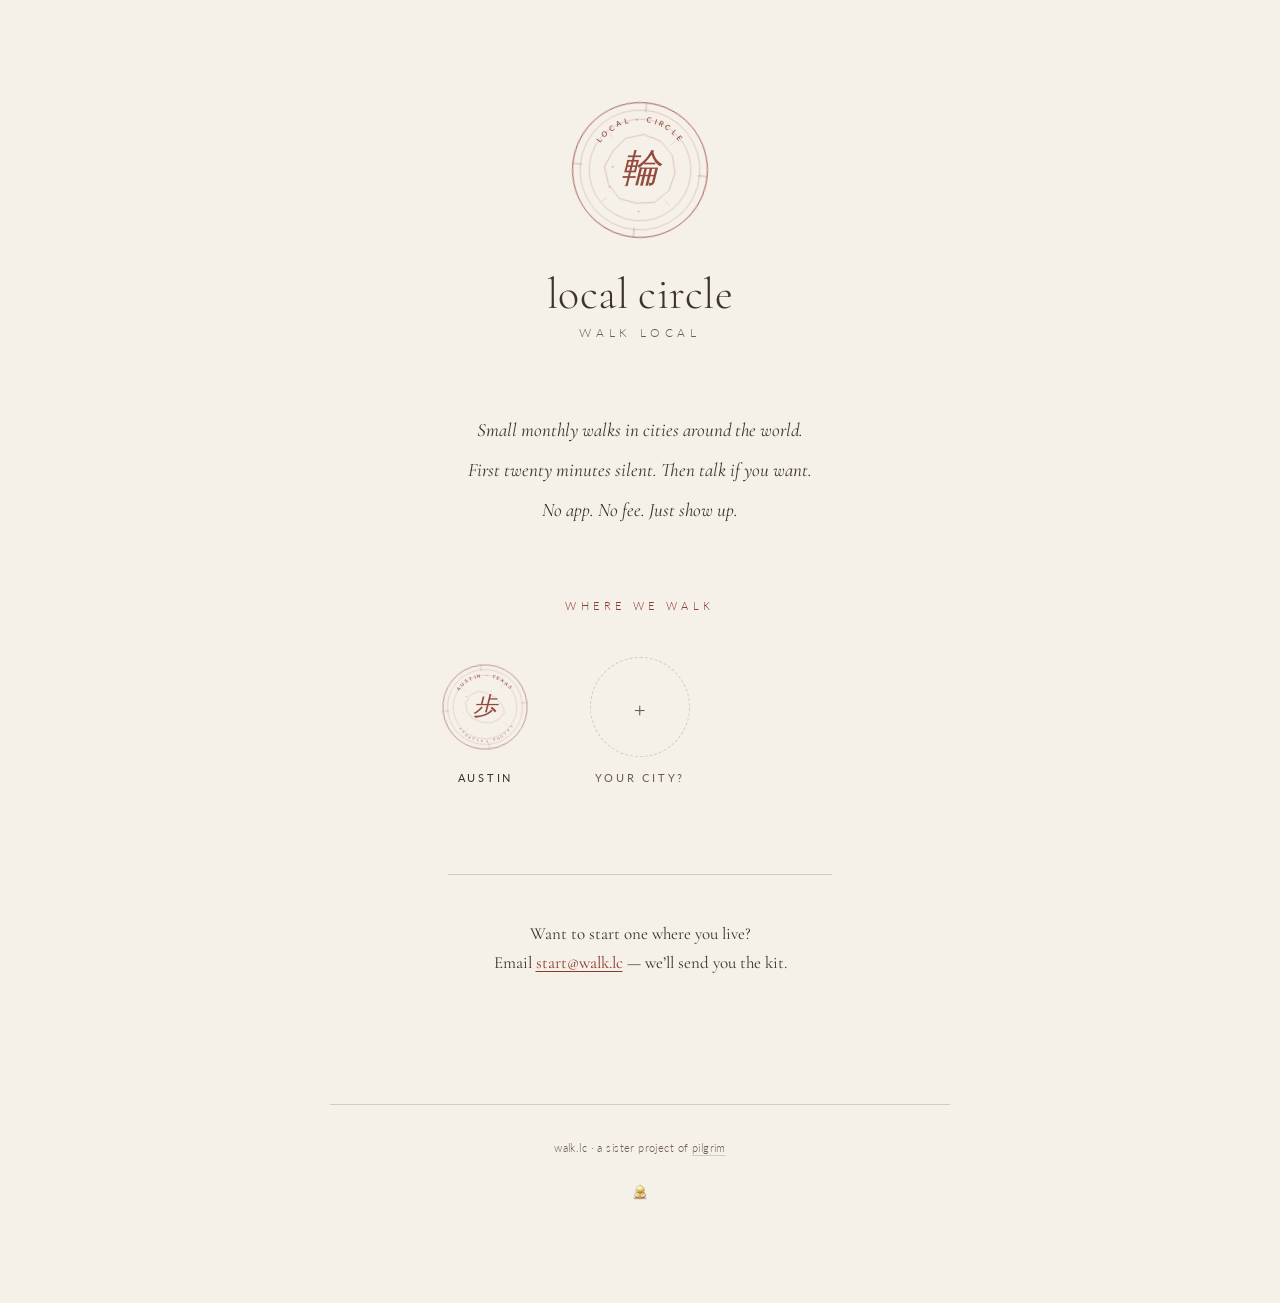
<file: index.html>
<!DOCTYPE html>
<html lang="en">
<head>
  <meta charset="UTF-8">
  <meta name="viewport" content="width=device-width, initial-scale=1.0">
  <title>Local Circle — small monthly walks</title>
  <meta name="description" content="Local Circle. Small monthly walks in cities around the world. First twenty minutes silent. Then talk if you want. No app. No fee. Just show up.">

  <link rel="canonical" href="https://walk.lc/">

  <meta property="og:title" content="Local Circle">
  <meta property="og:description" content="Small monthly walks in cities around the world. First twenty minutes silent. Then talk if you want. No app. No fee. Just show up.">
  <meta property="og:type" content="website">
  <meta property="og:url" content="https://walk.lc/">
  <meta property="og:site_name" content="Local Circle">
  <meta property="og:locale" content="en_US">
  <meta property="og:image" content="https://walk.lc/assets/og/walk-lc.png">
  <meta property="og:image:width" content="1200">
  <meta property="og:image:height" content="630">
  <meta property="og:image:alt" content="Local Circle — small monthly walks in cities around the world">

  <meta name="twitter:card" content="summary_large_image">
  <meta name="twitter:title" content="Local Circle">
  <meta name="twitter:description" content="Small monthly walks in cities around the world.">
  <meta name="twitter:image" content="https://walk.lc/assets/og/walk-lc.png">
  <meta name="twitter:image:alt" content="Local Circle — small monthly walks in cities around the world">

  <link rel="icon" href="/assets/favicon.svg" type="image/svg+xml">
  <link rel="icon" href="/assets/favicon-32.png" sizes="32x32" type="image/png">
  <link rel="icon" href="/assets/favicon-16.png" sizes="16x16" type="image/png">
  <link rel="apple-touch-icon" href="/assets/apple-touch-icon.png">

  <link rel="preconnect" href="https://fonts.googleapis.com">
  <link rel="preconnect" href="https://fonts.gstatic.com" crossorigin>
  <link href="https://fonts.googleapis.com/css2?family=Cormorant+Garamond:ital,wght@0,300;0,400;1,400&family=Lato:wght@300;400;600&display=swap" rel="stylesheet">

  <link rel="stylesheet" href="/css/site.css">

  <link rel="sitemap" type="application/xml" href="/sitemap.xml">

  <script type="application/ld+json">
  {
    "@context": "https://schema.org",
    "@type": "Organization",
    "name": "Local Circle",
    "alternateName": "Walk Local",
    "url": "https://walk.lc/",
    "logo": "https://walk.lc/assets/apple-touch-icon.png",
    "description": "Small monthly walks in cities around the world. First twenty minutes silent. Then talk if you want.",
    "sameAs": ["https://pilgrimapp.org"],
    "email": "start@walk.lc"
  }
  </script>

  <script defer src="https://analytics.walktalkmeditate.org/script.js" data-website-id="1ba0555d-f610-4cc4-bd1d-35c4b710ee3e"></script>
</head>
<body>

  <main>

    <header class="hero">
      <div class="hero-seal seal-master" data-seal="master" aria-hidden="true"></div>
      <h1>local circle</h1>
      <p class="tagline">walk local</p>
    </header>

    <section class="manifesto">
      <p>Small monthly walks in cities around the world.</p>
      <p>First twenty minutes silent. Then talk if you want.</p>
      <p>No app. No fee. Just show up.</p>
    </section>

    <p class="section-label">where we walk</p>

    <div class="city-grid" id="city-grid">
      <!-- City tiles rendered from #cities-data -->
      <div class="city-tile empty" aria-hidden="true">
        <div class="city-tile-seal">+</div>
        <div class="city-tile-name">Your city?</div>
      </div>
    </div>

    <p class="start-cta">
      Want to start one where you live?<br>
      Email <a href="mailto:start@walk.lc">start@walk.lc</a> &mdash; we&rsquo;ll send you the kit.
    </p>

  </main>

  <footer>
    <p>walk.lc &middot; a sister project of <a href="https://pilgrimapp.org">pilgrim</a></p>
    <a class="footer-duck" href="/rubberduck/" aria-label="a question cannot be asked unless there is already the potentiality of the answer">
      <img class="footer-duck-static" src="/assets/duck/duck-24.png" srcset="/assets/duck/duck-24.png 1x, /assets/duck/duck-48.png 2x" width="24" height="24" alt="">
      <img class="footer-duck-animated" src="/assets/duck/duck.gif" width="24" height="24" alt="" loading="lazy">
    </a>
  </footer>

  <script id="cities-data" type="application/json">
    [
      {
        "slug": "austin",
        "name": "Austin",
        "state": "Texas",
        "kanji": "歩",
        "lat": 30.27,
        "lng": -97.74,
        "loop": [
          [30.2728, -97.7506],
          [30.2716, -97.7475],
          [30.2691, -97.7437],
          [30.2658, -97.7414],
          [30.2625, -97.7407],
          [30.2599, -97.7430],
          [30.2585, -97.7470],
          [30.2592, -97.7510],
          [30.2613, -97.7547],
          [30.2647, -97.7569],
          [30.2683, -97.7570],
          [30.2715, -97.7548]
        ],
        "cadence": { "pattern": "second-saturday", "time": "08:00", "tz": "America/Chicago", "effectiveFrom": "2026-06-01" }
      }
    ]
  </script>

  <script src="/js/seal.js"></script>
  <script>
    // Render the homepage city tiles from #cities-data using the seal renderer.
    (function() {
      function ready(cb) {
        if (document.readyState === 'loading') {
          document.addEventListener('DOMContentLoaded', cb);
        } else {
          cb();
        }
      }
      ready(function() {
        var dataEl = document.getElementById('cities-data');
        var grid   = document.getElementById('city-grid');
        if (!dataEl || !grid || !window.LocalCircleSeal) return;

        var cities;
        try { cities = JSON.parse(dataEl.textContent); }
        catch (err) { console.error('[homepage] failed to parse cities-data:', err); return; }

        var emptyTile = grid.querySelector('.city-tile.empty');

        cities.forEach(function(city) {
          var tile = document.createElement('a');
          tile.className = 'city-tile';
          tile.href = '/' + city.slug + '/';

          var sealHolder = document.createElement('div');
          sealHolder.className = 'city-tile-seal';
          sealHolder.setAttribute('aria-hidden', 'true');
          tile.appendChild(sealHolder);

          var name = document.createElement('div');
          name.className = 'city-tile-name';
          name.textContent = city.name;
          tile.appendChild(name);

          grid.insertBefore(tile, emptyTile);
          window.LocalCircleSeal.renderCitySeal(sealHolder, city);
        });
      });
    })();
  </script>

</body>
</html>
</file>
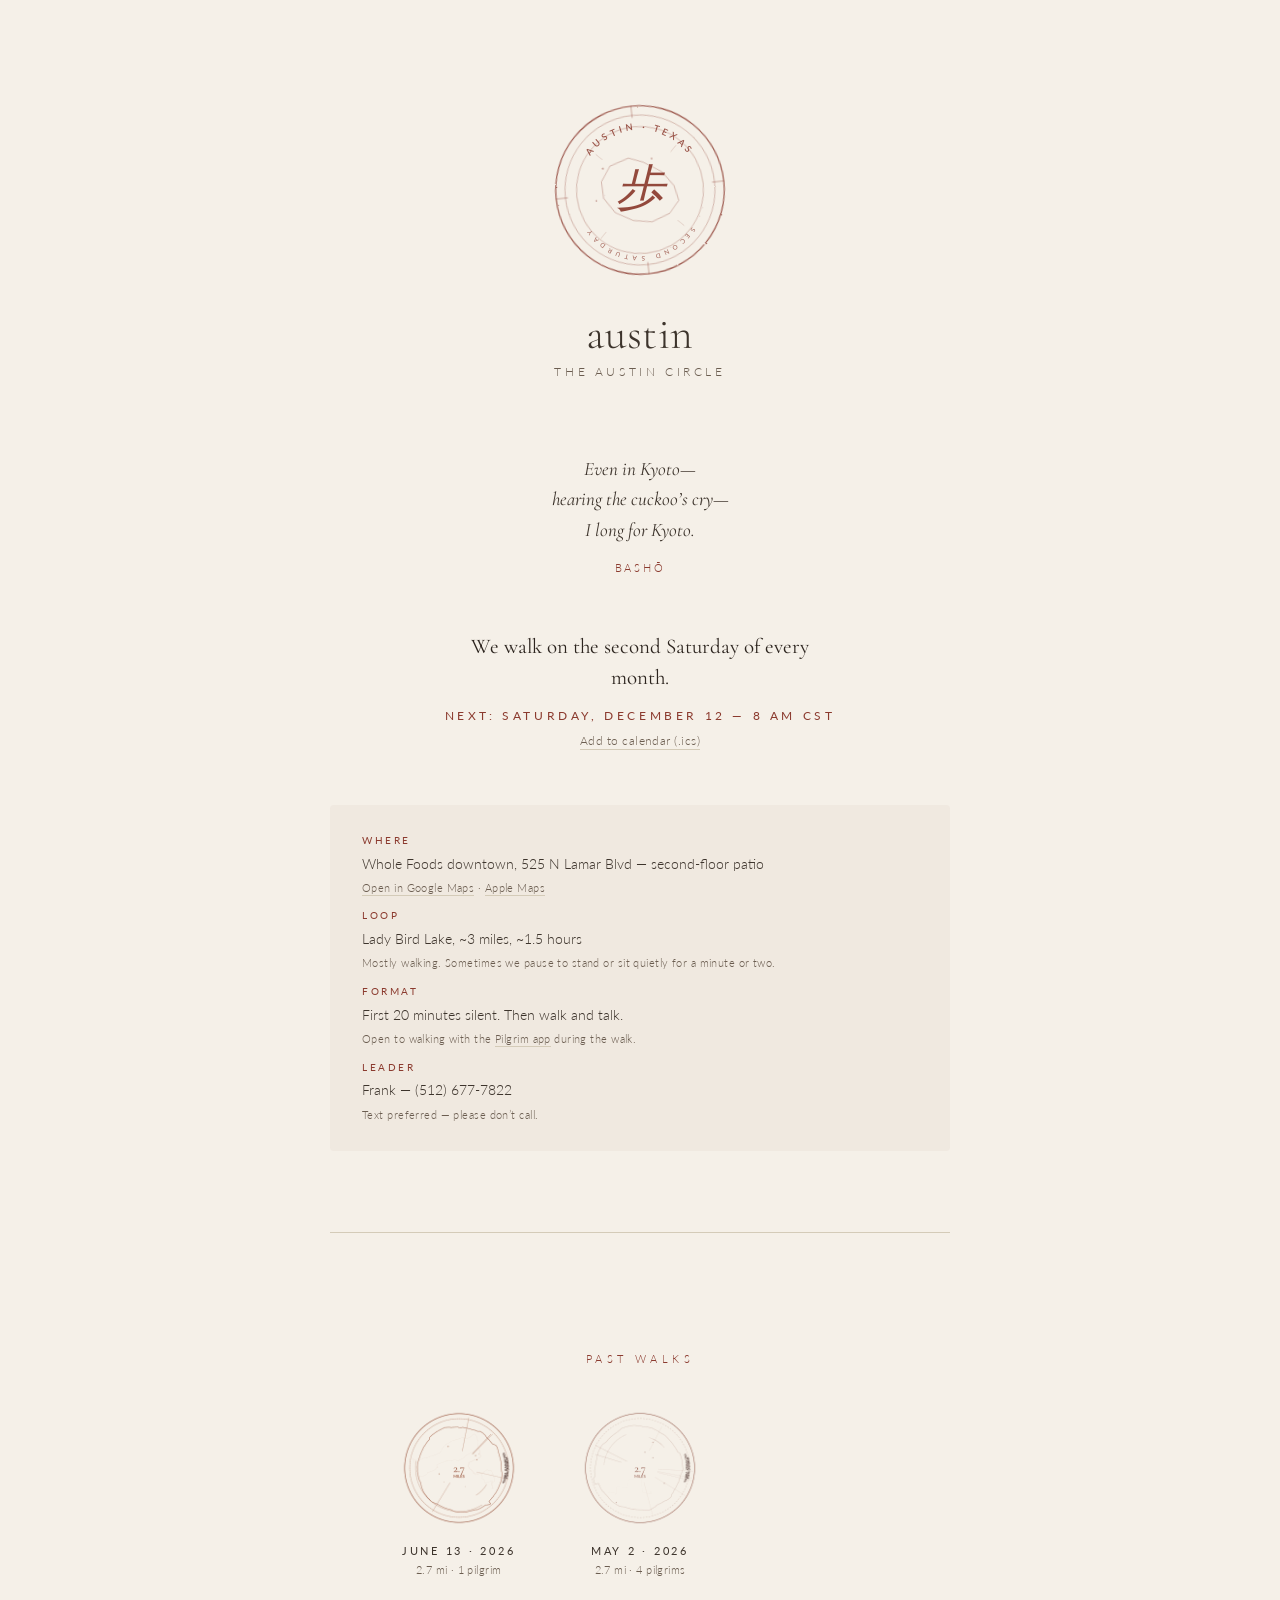
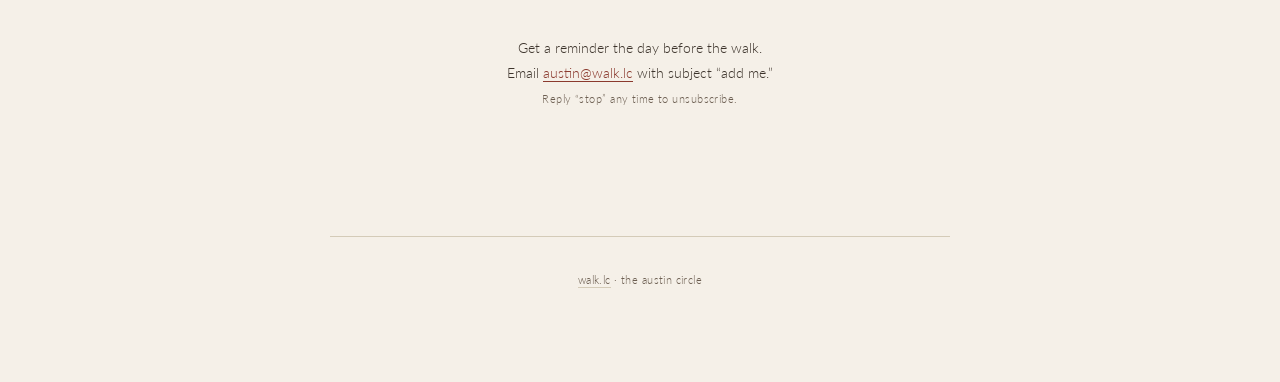
<file: austin/index.html>
<!DOCTYPE html>
<html lang="en">
<head>
  <meta charset="UTF-8">
  <meta name="viewport" content="width=device-width, initial-scale=1.0">
  <title>The Austin Circle — Local Circle</title>
  <meta name="description" content="The Austin Circle. We walk on the second Saturday of every month, ~3 miles around Lady Bird Lake. First 20 minutes silent. Then walk and talk.">

  <link rel="canonical" href="https://walk.lc/austin/">

  <meta property="og:title" content="The Austin Circle — Local Circle">
  <meta property="og:description" content="We walk on the second Saturday of every month around Lady Bird Lake. First 20 minutes silent.">
  <meta property="og:type" content="website">
  <meta property="og:url" content="https://walk.lc/austin/">
  <meta property="og:site_name" content="Local Circle">
  <meta property="og:locale" content="en_US">
  <meta property="og:image" content="https://walk.lc/assets/og/austin.png">
  <meta property="og:image:width" content="1200">
  <meta property="og:image:height" content="630">
  <meta property="og:image:alt" content="The Austin Circle — second Saturday of every month, around Lady Bird Lake">

  <meta name="twitter:card" content="summary_large_image">
  <meta name="twitter:title" content="The Austin Circle">
  <meta name="twitter:description" content="Monthly walks around Lady Bird Lake. First 20 minutes silent.">
  <meta name="twitter:image" content="https://walk.lc/assets/og/austin.png">
  <meta name="twitter:image:alt" content="The Austin Circle — second Saturday of every month">

  <link rel="icon" href="/assets/favicon.svg" type="image/svg+xml">
  <link rel="icon" href="/assets/favicon-32.png" sizes="32x32" type="image/png">
  <link rel="icon" href="/assets/favicon-16.png" sizes="16x16" type="image/png">
  <link rel="apple-touch-icon" href="/assets/apple-touch-icon.png">

  <link rel="preconnect" href="https://fonts.googleapis.com">
  <link rel="preconnect" href="https://fonts.gstatic.com" crossorigin>
  <link href="https://fonts.googleapis.com/css2?family=Cormorant+Garamond:ital,wght@0,300;0,400;1,400&family=Lato:wght@300;400;600&display=swap" rel="stylesheet">

  <link rel="stylesheet" href="/css/site.css">

  <link rel="sitemap" type="application/xml" href="/sitemap.xml">

  <script type="application/ld+json">
  {
    "@context": "https://schema.org",
    "@type": "Event",
    "name": "The Austin Circle",
    "description": "Monthly walking circle around Lady Bird Lake. ~3 miles, ~1.5 hours. First 20 minutes silent, then walk and talk.",
    "url": "https://walk.lc/austin/",
    "image": "https://walk.lc/assets/og/austin.png",
    "isAccessibleForFree": true,
    "eventStatus": "https://schema.org/EventScheduled",
    "eventAttendanceMode": "https://schema.org/OfflineEventAttendanceMode",
    "startDate": "2026-07-11T08:00:00-05:00",
    "endDate": "2026-07-11T09:30:00-05:00",
    "eventSchedule": {
      "@type": "Schedule",
      "scheduleTimezone": "America/Chicago",
      "byDay": "https://schema.org/Saturday",
      "byMonthWeek": 2,
      "startTime": "08:00",
      "duration": "PT1H30M"
    },
    "location": {
      "@type": "Place",
      "name": "Whole Foods Market — second-floor patio",
      "address": {
        "@type": "PostalAddress",
        "streetAddress": "525 N Lamar Blvd",
        "addressLocality": "Austin",
        "addressRegion": "TX",
        "postalCode": "78703",
        "addressCountry": "US"
      },
      "geo": {
        "@type": "GeoCoordinates",
        "latitude": 30.27,
        "longitude": -97.74
      }
    },
    "organizer": {
      "@type": "Organization",
      "name": "Local Circle",
      "url": "https://walk.lc/"
    },
    "performer": {
      "@type": "Person",
      "name": "Frank"
    },
    "offers": {
      "@type": "Offer",
      "price": "0",
      "priceCurrency": "USD",
      "availability": "https://schema.org/InStock",
      "url": "mailto:austin@walk.lc?subject=add%20me"
    }
  }
  </script>

  <script defer src="https://analytics.walktalkmeditate.org/script.js" data-website-id="1ba0555d-f610-4cc4-bd1d-35c4b710ee3e"></script>
</head>
<body>

  <main>

    <header class="hero">
      <div class="hero-seal seal-city" data-seal="city" aria-hidden="true"></div>
      <h1>austin</h1>
      <p class="subtitle">the austin circle</p>
    </header>

    <blockquote class="poetry">
      Even in Kyoto&mdash;<br>
      hearing the cuckoo&rsquo;s cry&mdash;<br>
      I long for Kyoto.
      <span class="attribution">Bash&#x14d;</span>
    </blockquote>

    <section class="rule-block">
      <p class="rule">We walk on the second Saturday of every month.</p>
      <p class="next" data-cadence-next>Next: Saturday, July 11 &mdash; 8 AM CT</p>
      <p class="meta"><a href="#" download data-cadence-ics>Add to calendar (.ics)</a></p>
    </section>

    <section class="practical">
      <dl>
        <dt>Where</dt>
        <dd>Whole Foods downtown, 525 N Lamar Blvd &mdash; second-floor patio</dd>
        <dd class="secondary">
          <a href="https://maps.app.goo.gl/rMoJSE2wYfeReAUW6" target="_blank" rel="noopener">Open in Google Maps</a>
          &middot;
          <a href="https://maps.apple.com/?q=Whole+Foods+Market&address=525+N+Lamar+Blvd,+Austin,+TX+78703" target="_blank" rel="noopener">Apple Maps</a>
        </dd>

        <dt>Loop</dt>
        <dd>Lady Bird Lake, ~3 miles, ~1.5 hours</dd>
        <dd class="secondary">
          Mostly walking. Sometimes we pause to stand or sit quietly for a minute or two.
        </dd>

        <dt>Format</dt>
        <dd>First 20 minutes silent. Then walk and talk.</dd>
        <dd class="secondary">
          Open to walking with the <a href="https://pilgrimapp.org" target="_blank" rel="noopener">Pilgrim app</a> during the walk.
        </dd>

        <dt>Leader</dt>
        <dd>Frank &mdash; <span class="phone">(512) 677-7822</span></dd>
        <dd class="secondary">
          Text preferred &mdash; please don&rsquo;t call.
        </dd>
      </dl>
    </section>

    <section class="walks-archive" aria-label="Past walks">
      <p class="section-label">past walks</p>
      <div class="walks-grid">
        <a class="walk-stamp" href="/austin/2026-06-13/">
          <img class="walk-stamp-seal" src="/austin/2026-06-13/seal.png" alt="Seal of the June 13 walk" loading="lazy" width="124" height="124">
          <span class="walk-stamp-date">June 13 &middot; 2026</span>
          <span class="walk-stamp-meta">2.7 mi &middot; 1 pilgrim</span>
        </a>
        <a class="walk-stamp" href="/austin/2026-05-02/">
          <img class="walk-stamp-seal" src="/austin/2026-05-02/seal.png" alt="Seal of the May 2 walk" loading="lazy" width="124" height="124">
          <span class="walk-stamp-date">May 2 &middot; 2026</span>
          <span class="walk-stamp-meta">2.7 mi &middot; 4 pilgrims</span>
        </a>
      </div>
    </section>

    <p class="subscribe-cta">
      Get a reminder the day before the walk.<br>
      Email <a href="mailto:austin@walk.lc?subject=add%20me">austin@walk.lc</a> with subject &ldquo;add me.&rdquo;<br>
      <span class="quiet">Reply &ldquo;stop&rdquo; any time to unsubscribe.</span>
    </p>

  </main>

  <footer>
    <p><a href="/">walk.lc</a> &middot; the austin circle</p>
  </footer>

  <script id="city-data" type="application/json">
    {
      "name": "Austin",
      "state": "Texas",
      "kanji": "歩",
      "lat": 30.27,
      "lng": -97.74,
      "loop": [
        [30.2728, -97.7506],
        [30.2716, -97.7475],
        [30.2691, -97.7437],
        [30.2658, -97.7414],
        [30.2625, -97.7407],
        [30.2599, -97.7430],
        [30.2585, -97.7470],
        [30.2592, -97.7510],
        [30.2613, -97.7547],
        [30.2647, -97.7569],
        [30.2683, -97.7570],
        [30.2715, -97.7548]
      ],
      "cadence": { "pattern": "second-saturday", "time": "08:00", "tz": "America/Chicago", "effectiveFrom": "2026-06-01" },
      "where": {
        "address": "Whole Foods Market, 525 N Lamar Blvd, Austin, TX",
        "note": "second-floor patio"
      },
      "loopDescription": "Lady Bird Lake, ~3 miles, ~1.5 hours"
    }
  </script>

  <script src="/js/seal.js"></script>
  <script src="/js/cadence.js"></script>

</body>
</html>
</file>
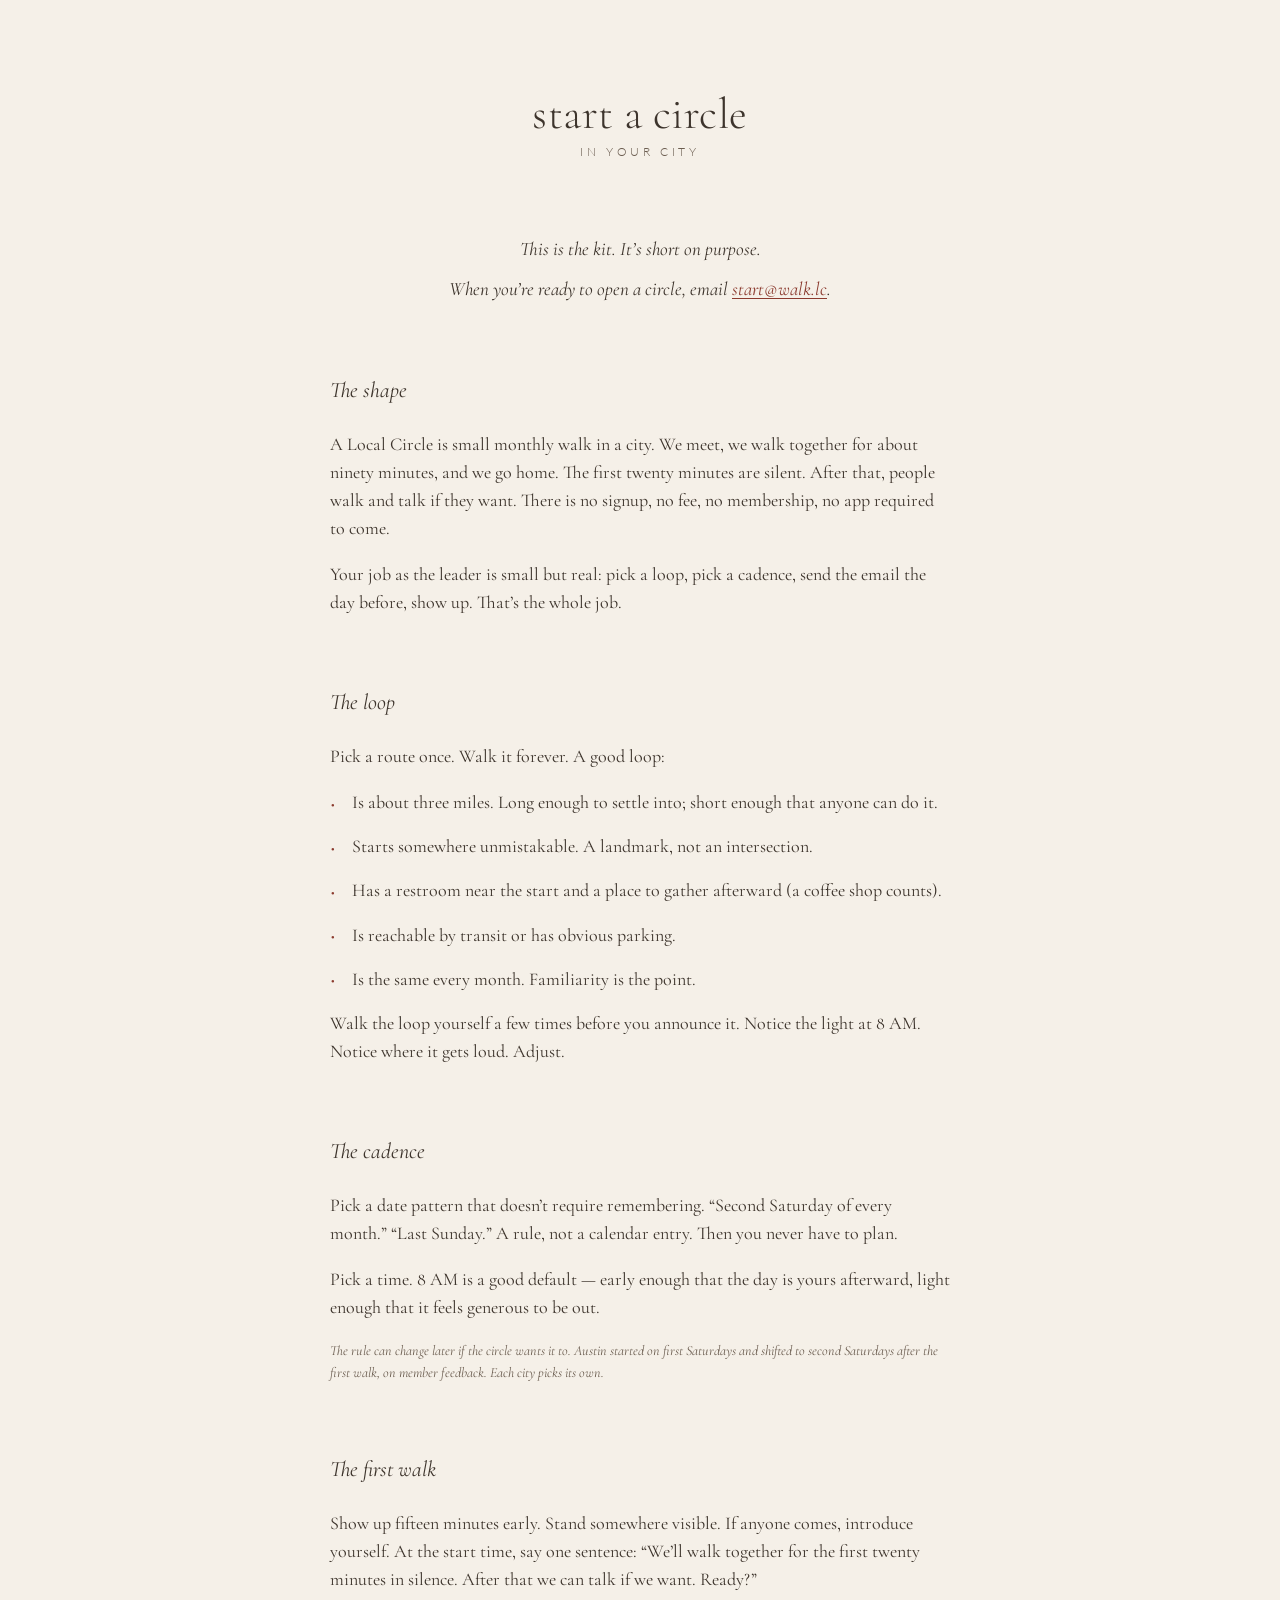
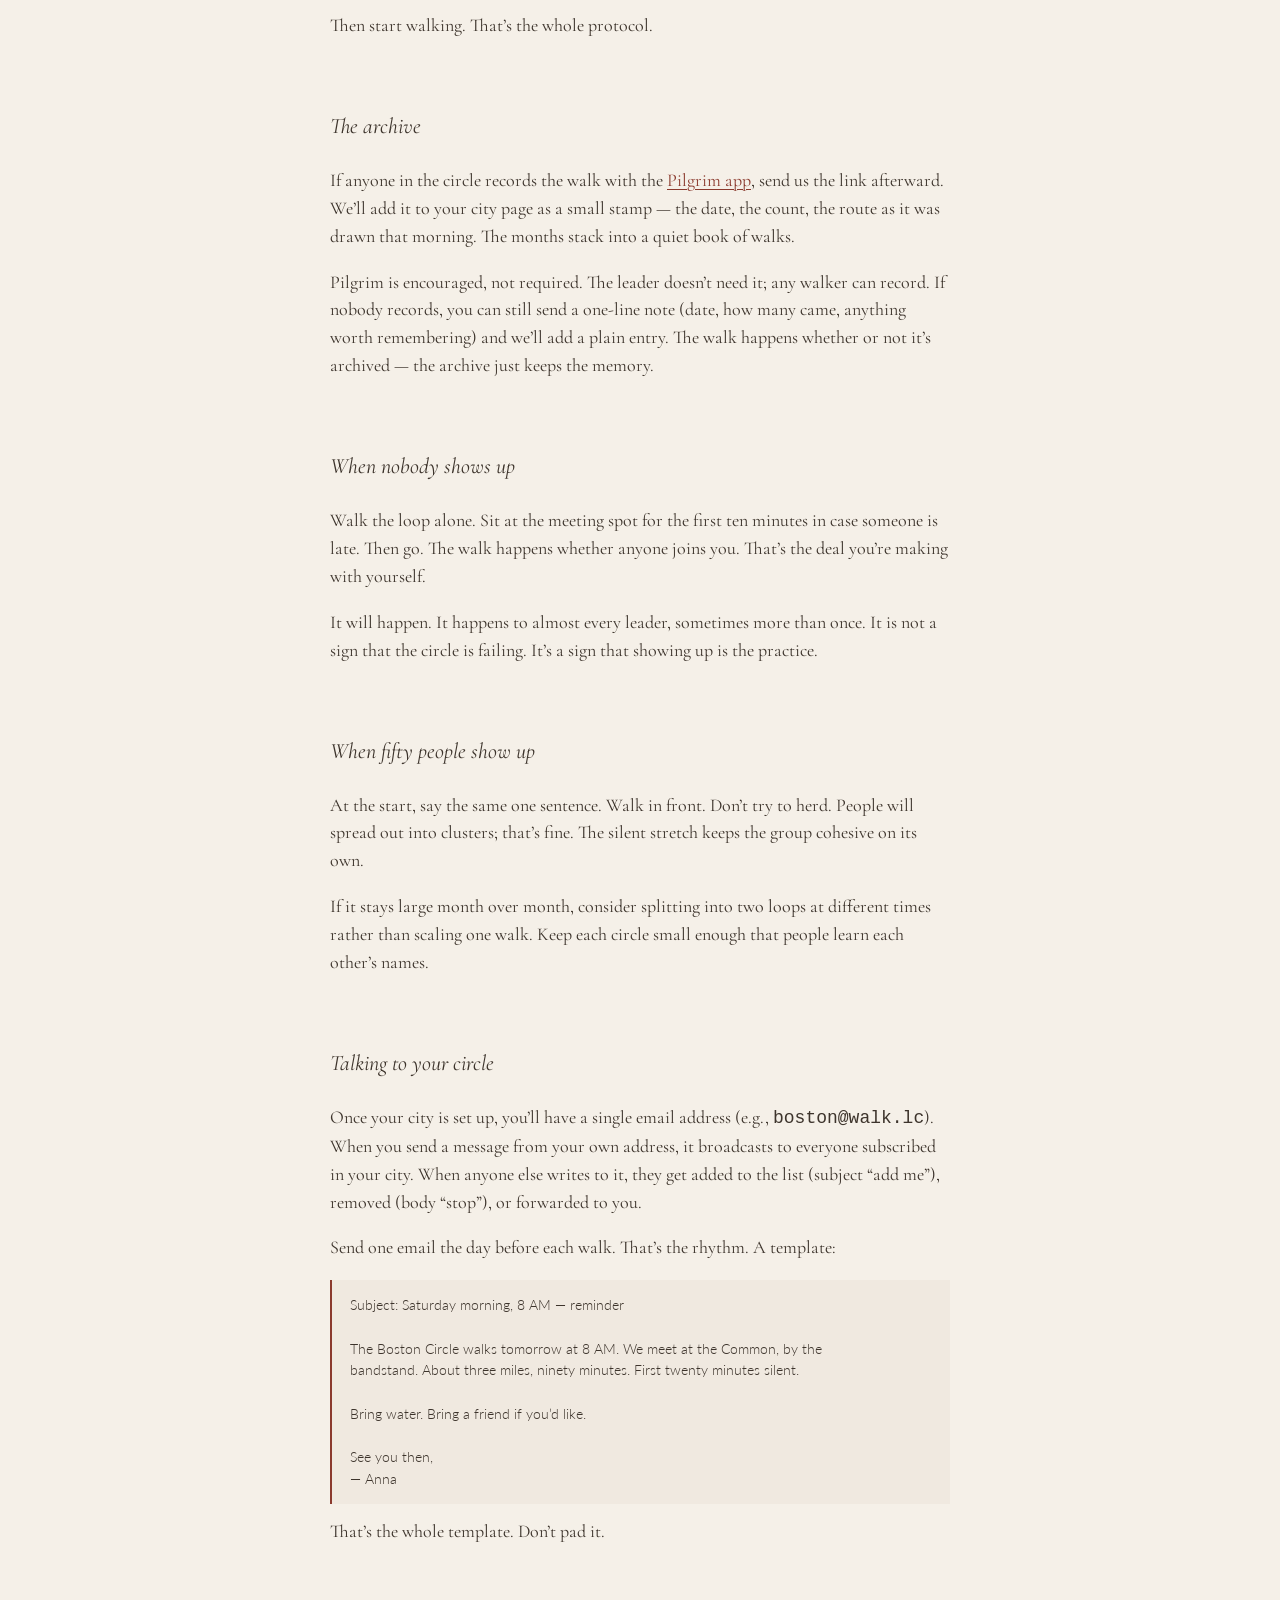
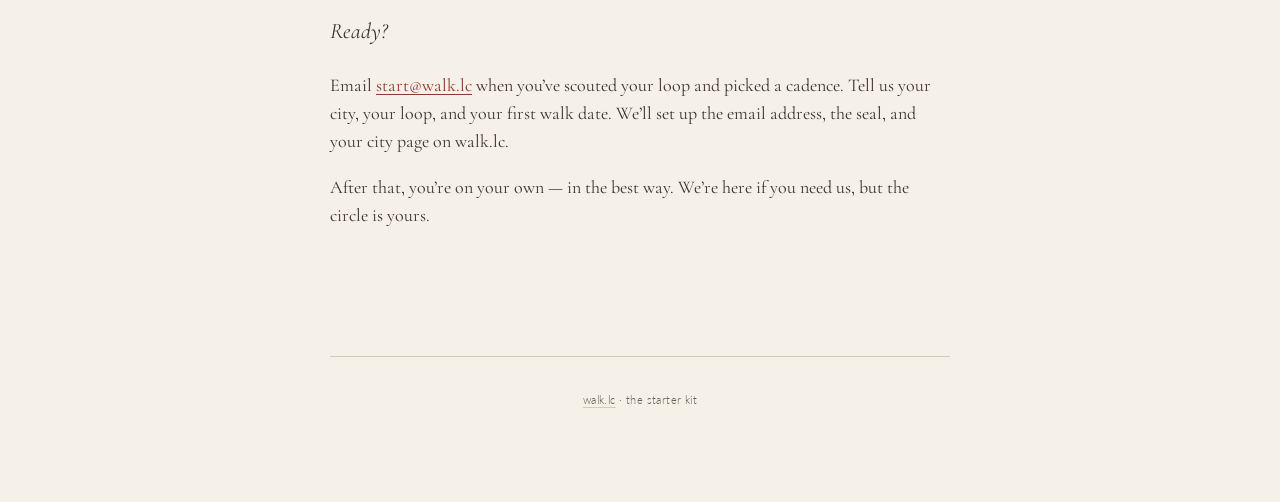
<file: start/index.html>
<!DOCTYPE html>
<html lang="en">
<head>
  <meta charset="UTF-8">
  <meta name="viewport" content="width=device-width, initial-scale=1.0">
  <title>Start a Local Circle in your city</title>
  <meta name="description" content="A starter kit for opening a Local Circle in your city. The shape, the cadence, the first walk, the archive, and what to do when nobody shows up or fifty people do.">

  <link rel="canonical" href="https://walk.lc/start/">

  <meta property="og:title" content="Start a Local Circle">
  <meta property="og:description" content="A starter kit for opening a Local Circle in your city. The shape, the cadence, the first walk, the archive, and what to do when nobody shows up or fifty people do.">
  <meta property="og:type" content="website">
  <meta property="og:url" content="https://walk.lc/start/">
  <meta property="og:site_name" content="Local Circle">
  <meta property="og:locale" content="en_US">
  <meta property="og:image" content="https://walk.lc/assets/og/start.png">
  <meta property="og:image:width" content="1200">
  <meta property="og:image:height" content="630">
  <meta property="og:image:alt" content="Start a circle in your city — a starter kit for would-be organizers">

  <meta name="twitter:card" content="summary_large_image">
  <meta name="twitter:title" content="Start a Local Circle">
  <meta name="twitter:description" content="A starter kit for opening a Local Circle in your city.">
  <meta name="twitter:image" content="https://walk.lc/assets/og/start.png">
  <meta name="twitter:image:alt" content="Start a circle in your city">

  <link rel="icon" href="/assets/favicon.svg" type="image/svg+xml">
  <link rel="icon" href="/assets/favicon-32.png" sizes="32x32" type="image/png">
  <link rel="icon" href="/assets/favicon-16.png" sizes="16x16" type="image/png">
  <link rel="apple-touch-icon" href="/assets/apple-touch-icon.png">

  <link rel="preconnect" href="https://fonts.googleapis.com">
  <link rel="preconnect" href="https://fonts.gstatic.com" crossorigin>
  <link href="https://fonts.googleapis.com/css2?family=Cormorant+Garamond:ital,wght@0,300;0,400;1,400&family=Lato:wght@300;400;600&display=swap" rel="stylesheet">

  <link rel="stylesheet" href="/css/site.css">

  <link rel="sitemap" type="application/xml" href="/sitemap.xml">

  <script type="application/ld+json">
  {
    "@context": "https://schema.org",
    "@type": "HowTo",
    "name": "How to start a Local Circle in your city",
    "description": "A starter kit for opening a Local Circle: the shape of a walk, picking a loop and cadence, leading the first walk, what to do when nobody shows up or fifty people do, and talking to your circle by email.",
    "image": "https://walk.lc/assets/og/start.png",
    "url": "https://walk.lc/start/",
    "totalTime": "PT2H",
    "supply": [],
    "tool": [],
    "step": [
      { "@type": "HowToStep", "name": "Pick the loop", "text": "About three miles. Starts at an unmistakable landmark. Restroom near the start, gathering spot afterward, reachable by transit or with obvious parking. Walk it yourself a few times before announcing." },
      { "@type": "HowToStep", "name": "Pick the cadence", "text": "Pick a date pattern that doesn't require remembering — 'second Saturday of every month', 'last Sunday'. A rule, not a calendar entry. 8 AM is a good default time." },
      { "@type": "HowToStep", "name": "Lead the first walk", "text": "Show up fifteen minutes early, stand somewhere visible. At the start time, say one sentence: 'We'll walk for the first twenty minutes in silence. After that we can talk if we want. Ready?' Then start walking." },
      { "@type": "HowToStep", "name": "Send the day-before email", "text": "Once your city is set up, you have a single email address (e.g., boston@walk.lc). Send one short email the day before each walk — meeting time and place, three lines. That's the rhythm." },
      { "@type": "HowToStep", "name": "Record the walk (optional)", "text": "If anyone in the circle records the walk with the Pilgrim app, share the link with us afterward. We'll archive it on your city page — the route, the count, the morning's weather — so the months stack into a small book of walks. The walk happens whether anyone records it or not; the archive just keeps the memory." }
    ]
  }
  </script>

  <script defer src="https://analytics.walktalkmeditate.org/script.js" data-website-id="1ba0555d-f610-4cc4-bd1d-35c4b710ee3e"></script>
</head>
<body>

  <main>

    <header class="hero">
      <h1>start a circle</h1>
      <p class="subtitle">in your city</p>
    </header>

    <section class="manifesto">
      <p>This is the kit. It&rsquo;s short on purpose.</p>
      <p>When you&rsquo;re ready to open a circle, email <a href="mailto:start@walk.lc">start@walk.lc</a>.</p>
    </section>

    <section class="kit-section">
      <h2>The shape</h2>
      <p>
        A Local Circle is small monthly walk in a city. We meet, we walk together
        for about ninety minutes, and we go home. The first twenty minutes are
        silent. After that, people walk and talk if they want. There is no signup,
        no fee, no membership, no app required to come.
      </p>
      <p>
        Your job as the leader is small but real: pick a loop, pick a cadence,
        send the email the day before, show up. That&rsquo;s the whole job.
      </p>
    </section>

    <section class="kit-section">
      <h2>The loop</h2>
      <p>Pick a route once. Walk it forever. A good loop:</p>
      <ul>
        <li>Is about three miles. Long enough to settle into; short enough that anyone can do it.</li>
        <li>Starts somewhere unmistakable. A landmark, not an intersection.</li>
        <li>Has a restroom near the start and a place to gather afterward (a coffee shop counts).</li>
        <li>Is reachable by transit or has obvious parking.</li>
        <li>Is the same every month. Familiarity is the point.</li>
      </ul>
      <p>
        Walk the loop yourself a few times before you announce it. Notice the
        light at 8&nbsp;AM. Notice where it gets loud. Adjust.
      </p>
    </section>

    <section class="kit-section">
      <h2>The cadence</h2>
      <p>
        Pick a date pattern that doesn&rsquo;t require remembering. &ldquo;Second
        Saturday of every month.&rdquo; &ldquo;Last Sunday.&rdquo; A rule, not a
        calendar entry. Then you never have to plan.
      </p>
      <p>
        Pick a time. 8&nbsp;AM is a good default &mdash; early enough that the day
        is yours afterward, light enough that it feels generous to be out.
      </p>
      <p class="quiet-note">
        The rule can change later if the circle wants it to. Austin started on
        first Saturdays and shifted to second Saturdays after the first walk,
        on member feedback. Each city picks its own.
      </p>
    </section>

    <section class="kit-section">
      <h2>The first walk</h2>
      <p>
        Show up fifteen minutes early. Stand somewhere visible. If anyone comes,
        introduce yourself. At the start time, say one sentence: &ldquo;We&rsquo;ll
        walk together for the first twenty minutes in silence. After that we can
        talk if we want. Ready?&rdquo;
      </p>
      <p>Then start walking. That&rsquo;s the whole protocol.</p>
    </section>

    <section class="kit-section">
      <h2>The archive</h2>
      <p>
        If anyone in the circle records the walk with the
        <a href="https://pilgrimapp.org" target="_blank" rel="noopener">Pilgrim app</a>,
        send us the link afterward. We&rsquo;ll add it to your city page as a small
        stamp &mdash; the date, the count, the route as it was drawn that morning.
        The months stack into a quiet book of walks.
      </p>
      <p>
        Pilgrim is encouraged, not required. The leader doesn&rsquo;t need it; any
        walker can record. If nobody records, you can still send a one-line note
        (date, how many came, anything worth remembering) and we&rsquo;ll add a
        plain entry. The walk happens whether or not it&rsquo;s archived &mdash;
        the archive just keeps the memory.
      </p>
    </section>

    <section class="kit-section">
      <h2>When nobody shows up</h2>
      <p>
        Walk the loop alone. Sit at the meeting spot for the first ten minutes
        in case someone is late. Then go. The walk happens whether anyone joins
        you. That&rsquo;s the deal you&rsquo;re making with yourself.
      </p>
      <p>
        It will happen. It happens to almost every leader, sometimes more than
        once. It is not a sign that the circle is failing. It&rsquo;s a sign that
        showing up is the practice.
      </p>
    </section>

    <section class="kit-section">
      <h2>When fifty people show up</h2>
      <p>
        At the start, say the same one sentence. Walk in front. Don&rsquo;t try
        to herd. People will spread out into clusters; that&rsquo;s fine. The
        silent stretch keeps the group cohesive on its own.
      </p>
      <p>
        If it stays large month over month, consider splitting into two loops at
        different times rather than scaling one walk. Keep each circle small
        enough that people learn each other&rsquo;s names.
      </p>
    </section>

    <section class="kit-section">
      <h2>Talking to your circle</h2>
      <p>
        Once your city is set up, you&rsquo;ll have a single email address
        (e.g., <code>boston@walk.lc</code>). When you send a message from your
        own address, it broadcasts to everyone subscribed in your city. When
        anyone else writes to it, they get added to the list (subject &ldquo;add
        me&rdquo;), removed (body &ldquo;stop&rdquo;), or forwarded to you.
      </p>
      <p>Send one email the day before each walk. That&rsquo;s the rhythm. A template:</p>
      <div class="template">Subject: Saturday morning, 8&nbsp;AM &mdash; reminder

The Boston Circle walks tomorrow at 8&nbsp;AM. We meet at the Common, by the
bandstand. About three miles, ninety minutes. First twenty minutes silent.

Bring water. Bring a friend if you&rsquo;d like.

See you then,
&mdash; Anna</div>
      <p>That&rsquo;s the whole template. Don&rsquo;t pad it.</p>
    </section>

    <section class="kit-section">
      <h2>Ready?</h2>
      <p>
        Email <a href="mailto:start@walk.lc">start@walk.lc</a> when you&rsquo;ve
        scouted your loop and picked a cadence. Tell us your city, your loop,
        and your first walk date. We&rsquo;ll set up the email address, the
        seal, and your city page on walk.lc.
      </p>
      <p>
        After that, you&rsquo;re on your own &mdash; in the best way. We&rsquo;re
        here if you need us, but the circle is yours.
      </p>
    </section>

  </main>

  <footer>
    <p><a href="/">walk.lc</a> &middot; the starter kit</p>
  </footer>

</body>
</html>
</file>
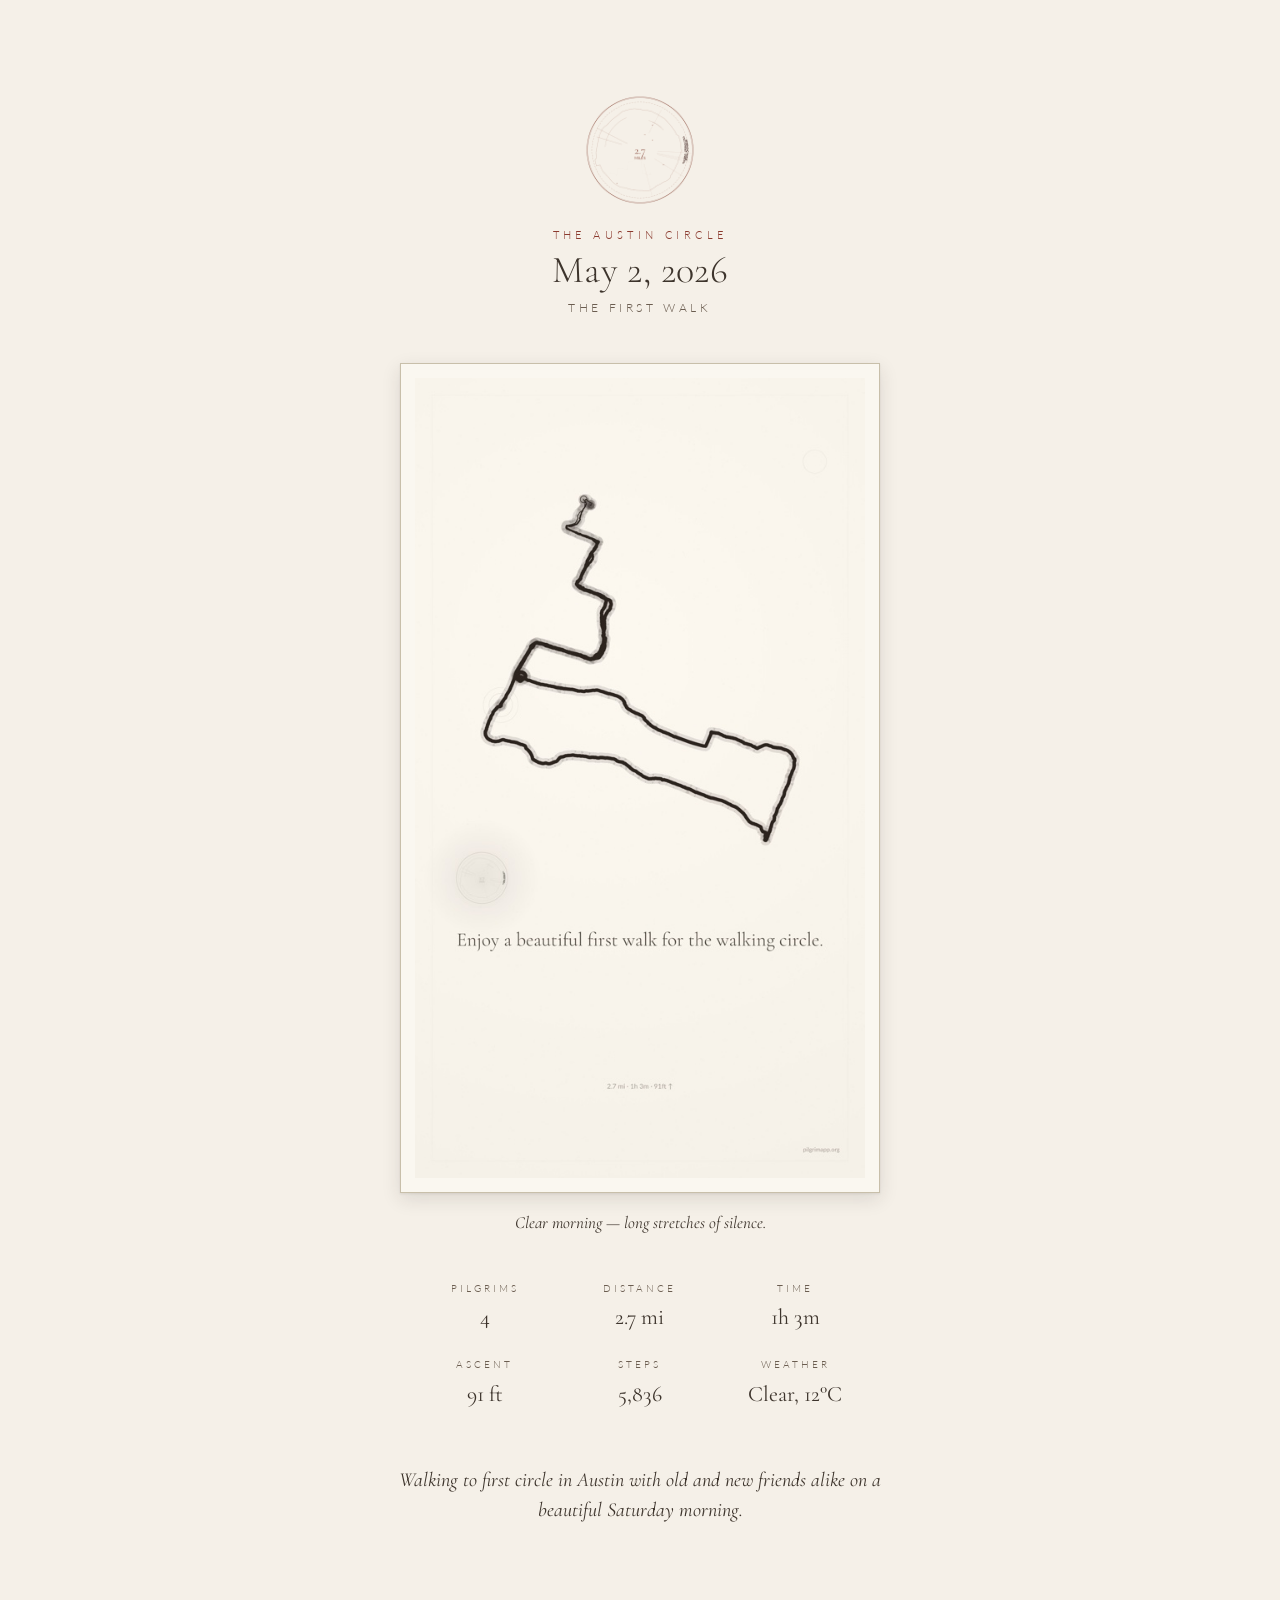
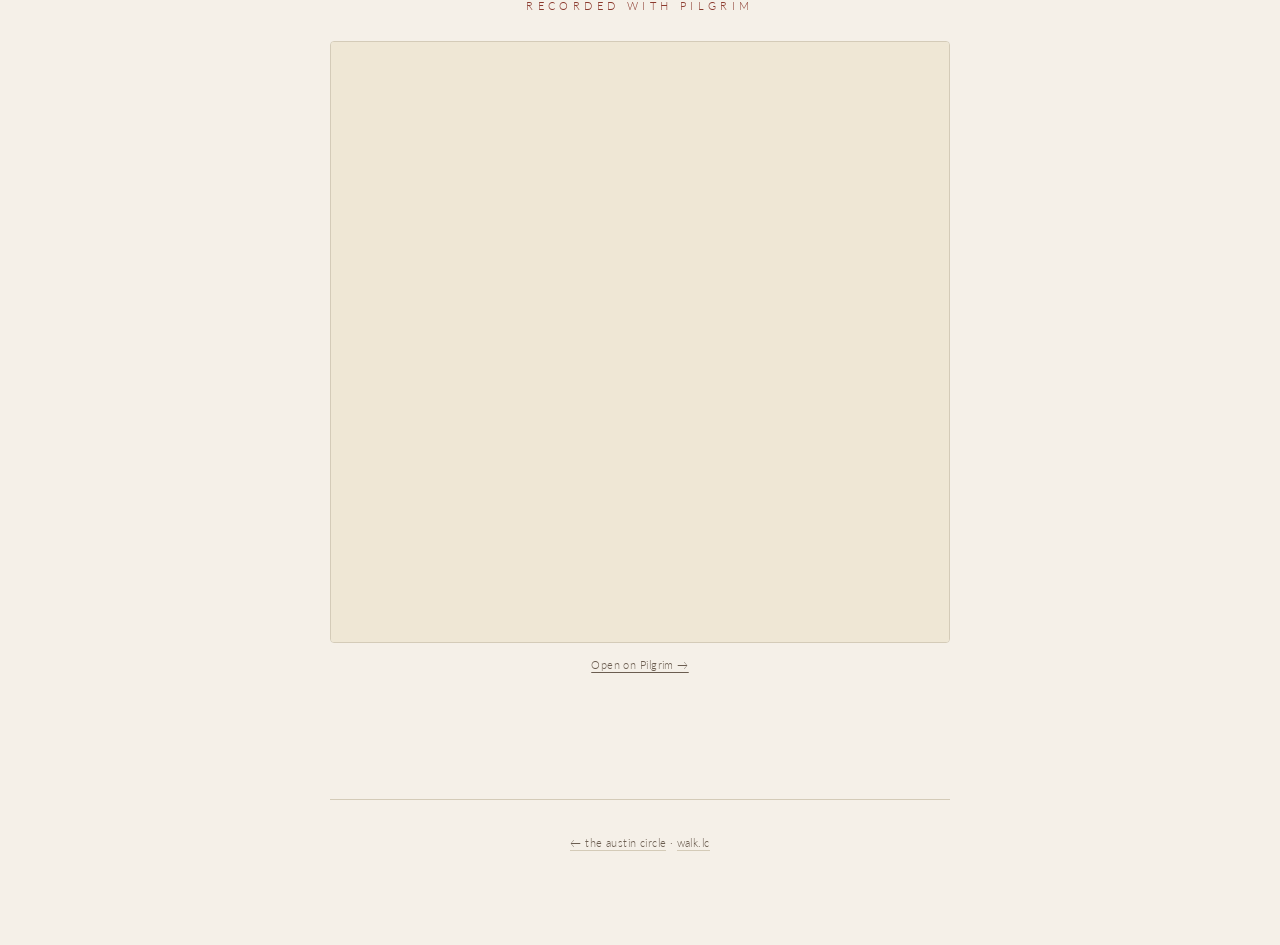
<file: austin/2026-05-02/index.html>
<!DOCTYPE html>
<html lang="en">
<head>
  <meta charset="UTF-8">
  <meta name="viewport" content="width=device-width, initial-scale=1.0">
  <title>May 2, 2026 — The Austin Circle</title>
  <meta name="description" content="The first walk of the Austin Circle. May 2, 2026. 2.7 miles around Lady Bird Lake. Four pilgrims. Clear morning, long stretches of silence.">

  <link rel="canonical" href="https://walk.lc/austin/2026-05-02/">

  <meta property="og:title" content="May 2, 2026 — The Austin Circle">
  <meta property="og:description" content="The first walk. 2.7 miles around Lady Bird Lake. Four pilgrims. Clear morning, long stretches of silence.">
  <meta property="og:type" content="article">
  <meta property="og:url" content="https://walk.lc/austin/2026-05-02/">
  <meta property="og:site_name" content="Local Circle">
  <meta property="og:locale" content="en_US">
  <meta property="og:image" content="https://walk.lc/austin/2026-05-02/og.png">
  <meta property="og:image:width" content="1200">
  <meta property="og:image:height" content="630">
  <meta property="og:image:alt" content="The Austin Circle — first walk, May 2, 2026 — 2.7 miles around Lady Bird Lake">

  <meta name="twitter:card" content="summary_large_image">
  <meta name="twitter:title" content="May 2, 2026 — The Austin Circle">
  <meta name="twitter:description" content="The first walk. Four pilgrims. Clear morning, long stretches of silence.">
  <meta name="twitter:image" content="https://walk.lc/austin/2026-05-02/og.png">

  <link rel="icon" href="/assets/favicon.svg" type="image/svg+xml">
  <link rel="icon" href="/assets/favicon-32.png" sizes="32x32" type="image/png">
  <link rel="icon" href="/assets/favicon-16.png" sizes="16x16" type="image/png">
  <link rel="apple-touch-icon" href="/assets/apple-touch-icon.png">

  <link rel="preconnect" href="https://fonts.googleapis.com">
  <link rel="preconnect" href="https://fonts.gstatic.com" crossorigin>
  <link href="https://fonts.googleapis.com/css2?family=Cormorant+Garamond:ital,wght@0,300;0,400;1,400&family=Lato:wght@300;400;600&display=swap" rel="stylesheet">

  <link rel="stylesheet" href="/css/site.css">

  <script type="application/ld+json">
  {
    "@context": "https://schema.org",
    "@type": "Event",
    "name": "The Austin Circle — May 2, 2026",
    "description": "The first walk of the Austin Circle. 2.7 miles around Lady Bird Lake. Four pilgrims.",
    "url": "https://walk.lc/austin/2026-05-02/",
    "image": "https://walk.lc/austin/2026-05-02/og.png",
    "isAccessibleForFree": true,
    "eventStatus": "https://schema.org/EventScheduled",
    "eventAttendanceMode": "https://schema.org/OfflineEventAttendanceMode",
    "startDate": "2026-05-02T08:00:00-05:00",
    "endDate": "2026-05-02T09:03:00-05:00",
    "location": {
      "@type": "Place",
      "name": "Lady Bird Lake, Austin, TX",
      "address": {
        "@type": "PostalAddress",
        "addressLocality": "Austin",
        "addressRegion": "TX",
        "addressCountry": "US"
      }
    },
    "organizer": {
      "@type": "Organization",
      "name": "Local Circle",
      "url": "https://walk.lc/"
    }
  }
  </script>

  <script defer src="https://analytics.walktalkmeditate.org/script.js" data-website-id="1ba0555d-f610-4cc4-bd1d-35c4b710ee3e"></script>
</head>
<body>

  <main>

    <header class="hero entry-hero">
      <img class="entry-seal" src="/austin/2026-05-02/seal.png" width="120" height="120" alt="" aria-hidden="true">
      <p class="entry-eyebrow">the austin circle</p>
      <h1>May 2, 2026</h1>
      <p class="subtitle">the first walk</p>
    </header>

    <figure class="entry-etegami">
      <img src="/austin/2026-05-02/etegami.jpg" width="540" height="960" alt="Hand-drawn map of the May 2 walk, looping around Lady Bird Lake" loading="lazy">
      <figcaption>Clear morning &mdash; long stretches of silence.</figcaption>
    </figure>

    <section class="entry-stats" aria-label="Walk stats">
      <dl>
        <div><dt>Pilgrims</dt><dd>4</dd></div>
        <div><dt>Distance</dt><dd>2.7 mi</dd></div>
        <div><dt>Time</dt><dd>1h 3m</dd></div>
        <div><dt>Ascent</dt><dd>91 ft</dd></div>
        <div><dt>Steps</dt><dd>5,836</dd></div>
        <div><dt>Weather</dt><dd>Clear, 12&deg;C</dd></div>
      </dl>
    </section>

    <blockquote class="entry-caption">
      Walking to first circle in Austin with old and new friends alike on a beautiful Saturday morning.
    </blockquote>

    <section class="entry-pilgrim" aria-label="Recorded with Pilgrim">
      <p class="section-label">recorded with pilgrim</p>
      <div class="entry-iframe-wrap">
        <iframe
          src="https://walk.pilgrimapp.org/K28RDf6N_E?embed=1"
          loading="lazy"
          title="Pilgrim record of the May 2 walk"
          referrerpolicy="no-referrer-when-downgrade"
          sandbox="allow-scripts allow-popups allow-same-origin"></iframe>
      </div>
      <p class="quiet"><a href="https://walk.pilgrimapp.org/K28RDf6N_E" target="_blank" rel="noopener">Open on Pilgrim &rarr;</a></p>
    </section>

  </main>

  <footer>
    <p><a href="/austin/">&larr; the austin circle</a> &middot; <a href="/">walk.lc</a></p>
  </footer>

</body>
</html>
</file>
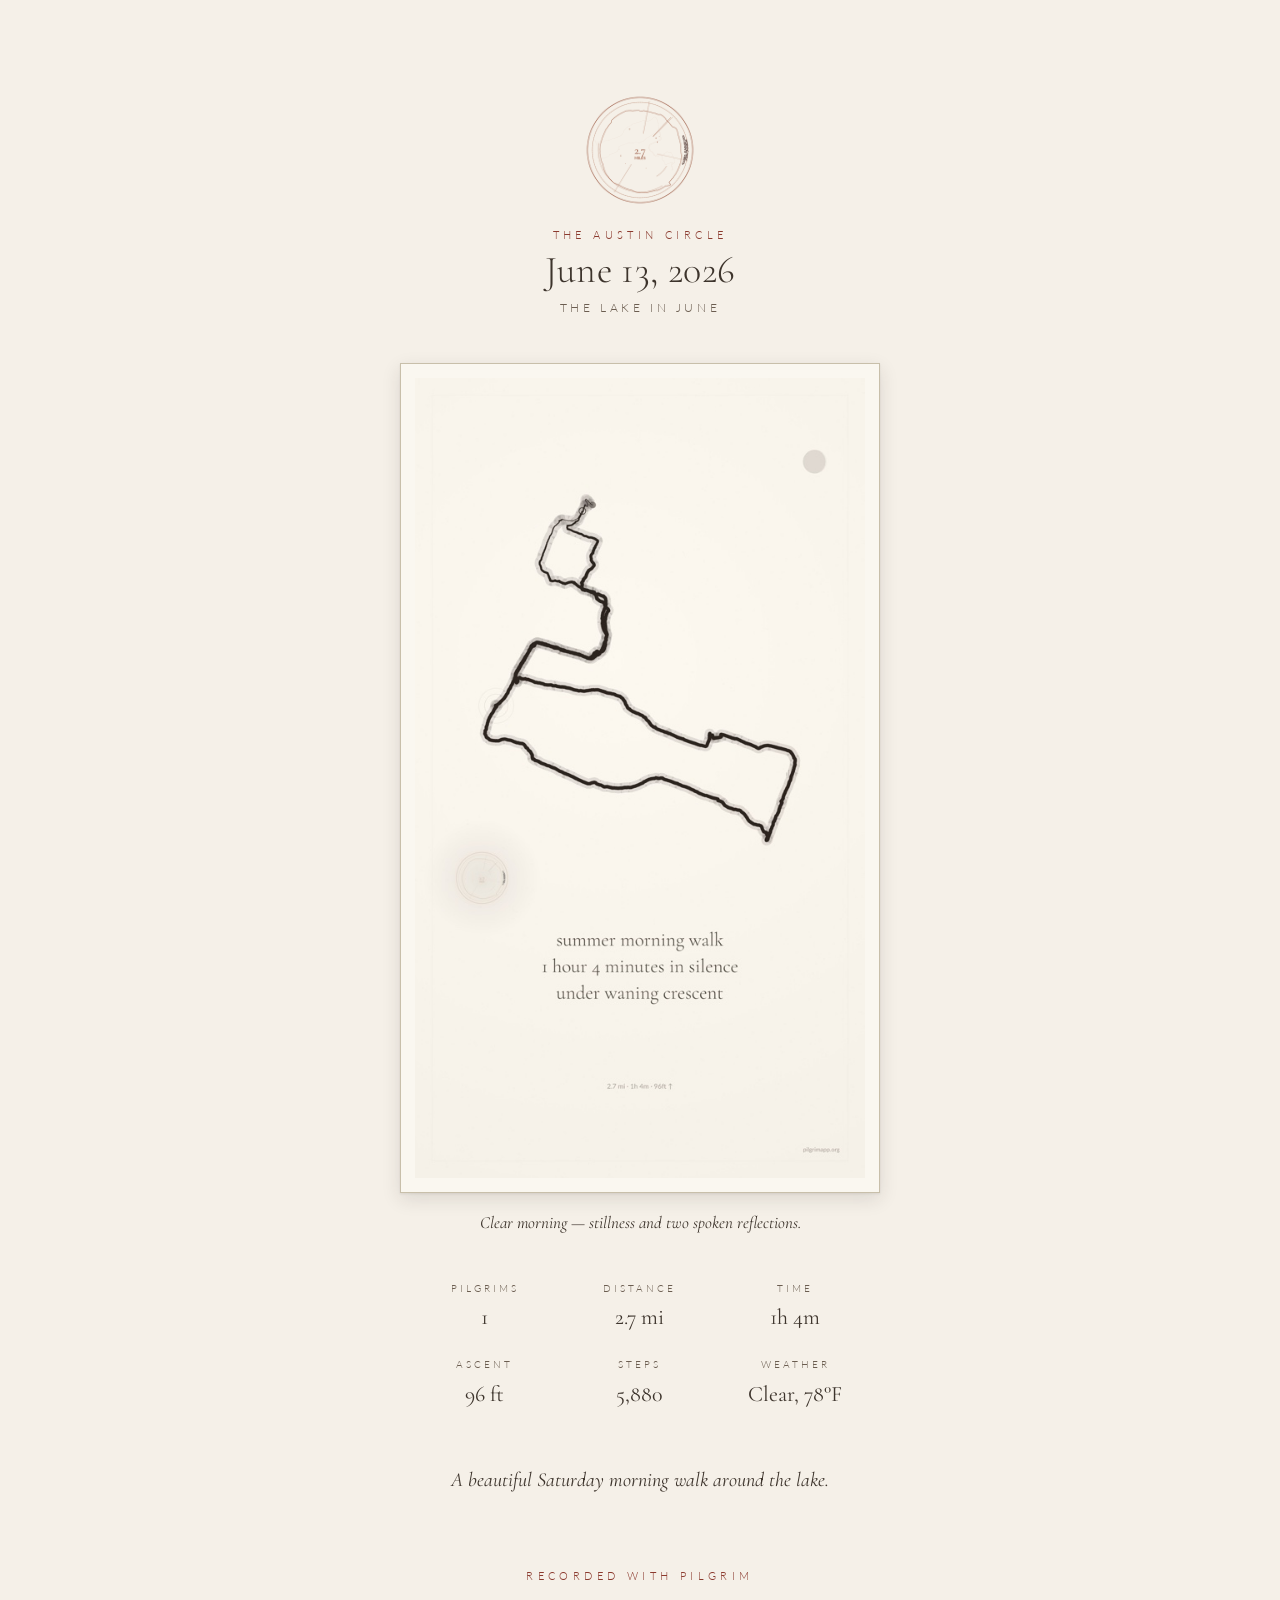
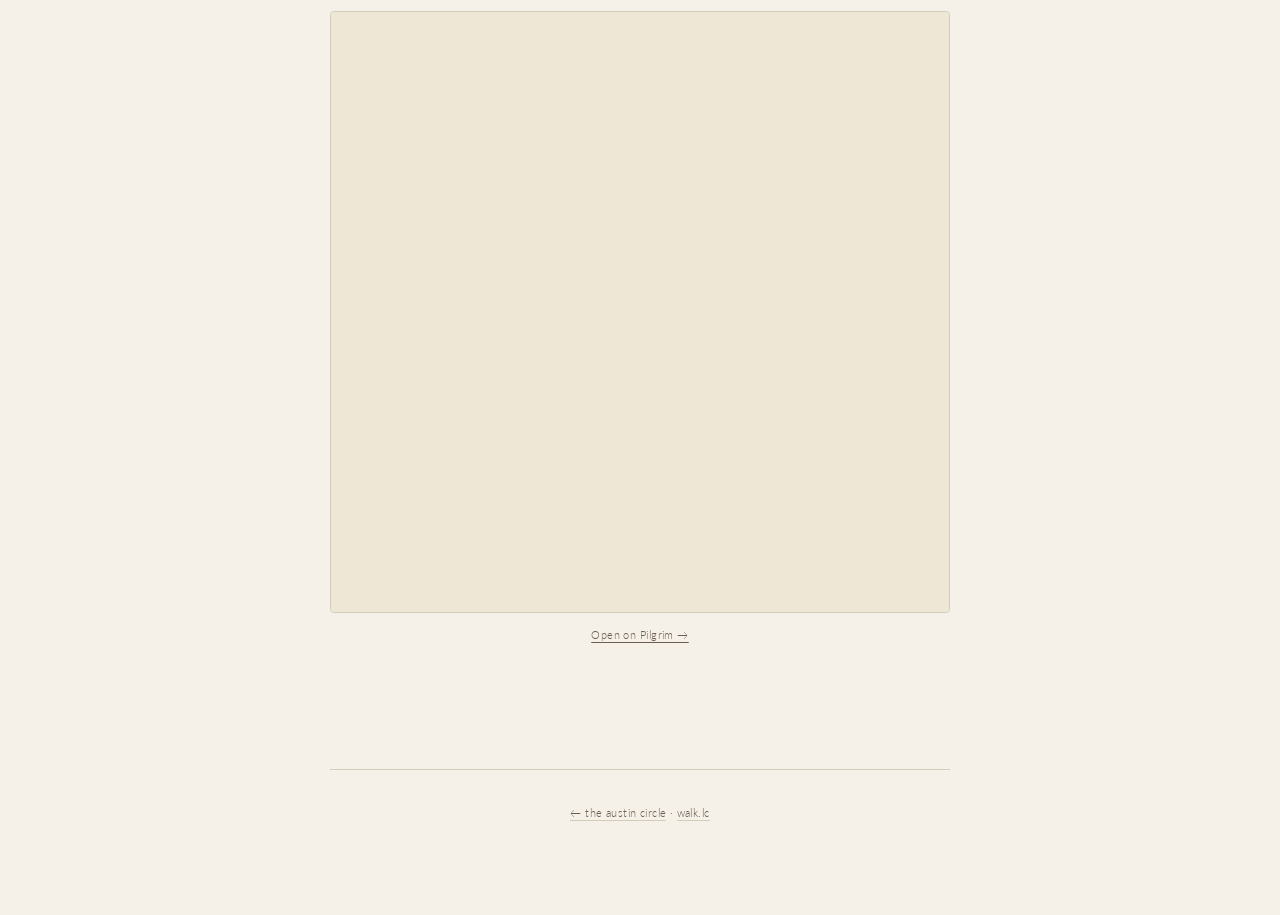
<file: austin/2026-06-13/index.html>
<!DOCTYPE html>
<html lang="en">
<head>
  <meta charset="UTF-8">
  <meta name="viewport" content="width=device-width, initial-scale=1.0">
  <title>June 13, 2026 — The Austin Circle</title>
  <meta name="description" content="The lake in June. June 13, 2026. 2.7 miles around Lady Bird Lake. One pilgrim. Clear morning, stillness and two spoken reflections.">

  <link rel="canonical" href="https://walk.lc/austin/2026-06-13/">

  <meta property="og:title" content="June 13, 2026 — The Austin Circle">
  <meta property="og:description" content="The lake in June. 2.7 miles around Lady Bird Lake. One pilgrim. Clear morning, stillness and two spoken reflections.">
  <meta property="og:type" content="article">
  <meta property="og:url" content="https://walk.lc/austin/2026-06-13/">
  <meta property="og:site_name" content="Local Circle">
  <meta property="og:locale" content="en_US">
  <meta property="og:image" content="https://walk.lc/austin/2026-06-13/og.png">
  <meta property="og:image:width" content="1200">
  <meta property="og:image:height" content="630">
  <meta property="og:image:alt" content="The Austin Circle — June 13, 2026 — 2.7 miles around Lady Bird Lake">

  <meta name="twitter:card" content="summary_large_image">
  <meta name="twitter:title" content="June 13, 2026 — The Austin Circle">
  <meta name="twitter:description" content="The lake in June. One pilgrim. Clear morning, stillness and two spoken reflections.">
  <meta name="twitter:image" content="https://walk.lc/austin/2026-06-13/og.png">

  <link rel="icon" href="/assets/favicon.svg" type="image/svg+xml">
  <link rel="icon" href="/assets/favicon-32.png" sizes="32x32" type="image/png">
  <link rel="icon" href="/assets/favicon-16.png" sizes="16x16" type="image/png">
  <link rel="apple-touch-icon" href="/assets/apple-touch-icon.png">

  <link rel="preconnect" href="https://fonts.googleapis.com">
  <link rel="preconnect" href="https://fonts.gstatic.com" crossorigin>
  <link href="https://fonts.googleapis.com/css2?family=Cormorant+Garamond:ital,wght@0,300;0,400;1,400&family=Lato:wght@300;400;600&display=swap" rel="stylesheet">

  <link rel="stylesheet" href="/css/site.css">

  <script type="application/ld+json">
  {
    "@context": "https://schema.org",
    "@type": "Event",
    "name": "The Austin Circle — June 13, 2026",
    "description": "The lake in June. 2.7 miles around Lady Bird Lake. One pilgrim.",
    "url": "https://walk.lc/austin/2026-06-13/",
    "image": "https://walk.lc/austin/2026-06-13/og.png",
    "isAccessibleForFree": true,
    "eventStatus": "https://schema.org/EventScheduled",
    "eventAttendanceMode": "https://schema.org/OfflineEventAttendanceMode",
    "startDate": "2026-06-13T08:00:00-05:00",
    "endDate": "2026-06-13T09:04:00-05:00",
    "location": {
      "@type": "Place",
      "name": "Lady Bird Lake, Austin, TX",
      "address": {
        "@type": "PostalAddress",
        "addressLocality": "Austin",
        "addressRegion": "TX",
        "addressCountry": "US"
      }
    },
    "organizer": {
      "@type": "Organization",
      "name": "Local Circle",
      "url": "https://walk.lc/"
    }
  }
  </script>

  <script defer src="https://analytics.walktalkmeditate.org/script.js" data-website-id="1ba0555d-f610-4cc4-bd1d-35c4b710ee3e"></script>
</head>
<body>

  <main>

    <header class="hero entry-hero">
      <img class="entry-seal" src="/austin/2026-06-13/seal.png" width="120" height="120" alt="" aria-hidden="true">
      <p class="entry-eyebrow">the austin circle</p>
      <h1>June 13, 2026</h1>
      <p class="subtitle">the lake in June</p>
    </header>

    <figure class="entry-etegami">
      <img src="/austin/2026-06-13/etegami.jpg" width="540" height="960" alt="Hand-drawn map of the June 13 walk, looping around Lady Bird Lake" loading="lazy">
      <figcaption>Clear morning &mdash; stillness and two spoken reflections.</figcaption>
    </figure>

    <section class="entry-stats" aria-label="Walk stats">
      <dl>
        <div><dt>Pilgrims</dt><dd>1</dd></div>
        <div><dt>Distance</dt><dd>2.7 mi</dd></div>
        <div><dt>Time</dt><dd>1h 4m</dd></div>
        <div><dt>Ascent</dt><dd>96 ft</dd></div>
        <div><dt>Steps</dt><dd>5,880</dd></div>
        <div><dt>Weather</dt><dd>Clear, 78&deg;F</dd></div>
      </dl>
    </section>

    <blockquote class="entry-caption">
      A beautiful Saturday morning walk around the lake.
    </blockquote>

    <section class="entry-pilgrim" aria-label="Recorded with Pilgrim">
      <p class="section-label">recorded with pilgrim</p>
      <div class="entry-iframe-wrap">
        <iframe
          src="https://walk.pilgrimapp.org/lMf_G1_9z6?embed=1"
          loading="lazy"
          title="Pilgrim record of the June 13 walk"
          referrerpolicy="no-referrer-when-downgrade"
          sandbox="allow-scripts allow-popups allow-same-origin"></iframe>
      </div>
      <p class="quiet"><a href="https://walk.pilgrimapp.org/lMf_G1_9z6" target="_blank" rel="noopener">Open on Pilgrim &rarr;</a></p>
    </section>

  </main>

  <footer>
    <p><a href="/austin/">&larr; the austin circle</a> &middot; <a href="/">walk.lc</a></p>
  </footer>

</body>
</html>
</file>
<file: css/site.css>
/* walk.lc — Local Circle. Warm-rust sibling to pilgrim-landing.
   Self-contained. Mirrors the typographic conventions of pilgrim-landing/circles.css. */

:root {
  /* Ink */
  --ink:       #2C241E;
  --ink-soft:  #3D342C;
  --ink-fog:   #6B5D50;

  /* Ground */
  --paper:     #F5F0E8;
  --paper-dim: #EFE7D5;
  --rule:      #D4CBB8;

  /* Accent — warm rust (cinnabar/sumi). The communal-sibling counterpart
     to pilgrim's cool sage. Used on seals and small accents only. */
  --accent:        #8B3A2E;
  --accent-tint:   rgba(139, 58, 46, 0.04);
  --accent-tint-2: rgba(139, 58, 46, 0.08);

  /* Type */
  --serif: "Cormorant Garamond", Georgia, "Times New Roman", serif;
  --sans:  "Lato", -apple-system, system-ui, sans-serif;

  /* Rhythm */
  --measure: 620px;
  --gutter:  clamp(24px, 5vw, 48px);
  --leading: 1.55;
}

@media (prefers-color-scheme: dark) {
  :root {
    --ink:           #EDE4CF;
    --ink-soft:      #D8CCAF;
    --ink-fog:       #958A7A;
    --paper:         #1E1913;
    --paper-dim:     #251F17;
    --rule:          #3A2F22;
    --accent:        #C8635A;
    --accent-tint:   rgba(200, 99, 90, 0.06);
    --accent-tint-2: rgba(200, 99, 90, 0.10);
  }
}

html {
  background: var(--paper);
}

body {
  background: var(--paper);
  color: var(--ink);
  font-family: var(--serif);
  font-size: 18px;
  line-height: var(--leading);
  -webkit-font-smoothing: antialiased;
  text-rendering: optimizeLegibility;
  margin: 0;
  padding: clamp(64px, 10vh, 140px) var(--gutter);
}

main {
  max-width: var(--measure);
  margin: 0 auto;
}

/* ----- Typography ----- */

h1 {
  font-size: clamp(32px, 6vw, 44px);
  line-height: 1.1;
  font-weight: 300;
  letter-spacing: 0.01em;
  color: var(--ink-soft);
  text-align: center;
  margin: 0;
}

h2 {
  font-size: clamp(18px, 2.4vw, 22px);
  line-height: 1.3;
  font-weight: 400;
  font-style: italic;
  color: var(--ink-soft);
  margin: 0 0 1.2em;
}

p {
  margin: 0 0 1em;
}

a {
  color: var(--accent);
  text-decoration: underline;
  text-underline-offset: 3px;
  text-decoration-thickness: 0.5px;
}

a:hover {
  text-decoration-thickness: 1px;
}

a:focus-visible,
button:focus-visible {
  outline: 2px solid var(--accent);
  outline-offset: 3px;
  border-radius: 2px;
}

.city-tile:focus-visible {
  outline: 2px solid var(--accent);
  outline-offset: 4px;
  background: var(--accent-tint);
  text-decoration: none;
}

/* ----- Hero (homepage and city pages share these) ----- */

.hero {
  text-align: center;
  margin-bottom: clamp(48px, 8vh, 80px);
}

.hero-seal {
  display: block;
  margin: 0 auto 1.25rem;
}

.hero .seal-master    { width: clamp(120px, 20vw, 160px); height: clamp(120px, 20vw, 160px); }
.hero .seal-city      { width: clamp(160px, 26vw, 200px); height: clamp(160px, 26vw, 200px); }

.tagline {
  font-family: var(--sans);
  font-weight: 300;
  font-size: 12px;
  letter-spacing: 0.4em;
  text-transform: uppercase;
  color: var(--ink-fog);
  margin: 0.5em 0 0;
}

.subtitle {
  font-family: var(--sans);
  font-weight: 300;
  font-size: 12px;
  letter-spacing: 0.3em;
  text-transform: uppercase;
  color: var(--ink-fog);
  margin: 0.4em 0 0;
}

/* ----- Manifesto ----- */

.manifesto {
  text-align: center;
  font-size: clamp(17px, 1.8vw, 19px);
  font-style: italic;
  color: var(--ink-soft);
  max-width: 28rem;
  margin: clamp(32px, 5vh, 56px) auto;
  line-height: 1.6;
}

.manifesto p { margin: 0 0 0.5em; }
.manifesto p:last-child { margin-bottom: 0; }

/* ----- Section labels ----- */

.section-label {
  font-family: var(--sans);
  font-weight: 300;
  font-size: 11px;
  letter-spacing: 0.4em;
  text-transform: uppercase;
  color: var(--accent);
  text-align: center;
  margin: clamp(48px, 8vh, 80px) 0 clamp(20px, 3vh, 32px);
}

/* ----- City seal grid (homepage) ----- */

.city-grid {
  display: grid;
  grid-template-columns: repeat(3, 1fr);
  gap: clamp(8px, 2vw, 16px);
  max-width: 28rem;
  margin: 0 auto;
}

@media (max-width: 480px) {
  .city-grid { grid-template-columns: repeat(2, 1fr); }
}

.city-tile {
  text-align: center;
  padding: 1rem 0.5rem;
  border-radius: 4px;
  text-decoration: none;
  color: inherit;
  transition: background 0.2s;
}

.city-tile:hover { background: var(--accent-tint); text-decoration: none; }

.city-tile-seal {
  width: clamp(80px, 16vw, 100px);
  height: clamp(80px, 16vw, 100px);
  display: block;
  margin: 0 auto 0.75rem;
}

.city-tile-name {
  font-family: var(--sans);
  font-weight: 400;
  font-size: 11px;
  letter-spacing: 0.25em;
  text-transform: uppercase;
  color: var(--ink-soft);
}

.city-tile.empty .city-tile-seal {
  border: 1.5px dashed var(--rule);
  border-radius: 50%;
  display: flex;
  align-items: center;
  justify-content: center;
  font-family: var(--serif);
  font-size: 1.8rem;
  color: var(--ink-fog);
  font-weight: 300;
  box-sizing: border-box;
}

.city-tile.empty .city-tile-name { color: var(--ink-fog); }

/* ----- Start CTA (homepage) ----- */

.start-cta {
  text-align: center;
  font-size: clamp(15px, 1.6vw, 17px);
  color: var(--ink-soft);
  margin: clamp(48px, 8vh, 80px) auto 0;
  padding-top: clamp(32px, 5vh, 48px);
  border-top: 1px solid var(--rule);
  max-width: 24rem;
  line-height: 1.7;
}

/* ----- City page: poetry ----- */

.poetry {
  text-align: center;
  font-style: italic;
  font-size: clamp(17px, 1.8vw, 19px);
  color: var(--ink-soft);
  margin: clamp(40px, 6vh, 64px) auto;
  max-width: 26rem;
  line-height: 1.6;
}

.poetry .attribution {
  display: block;
  font-style: normal;
  font-family: var(--sans);
  font-weight: 300;
  font-size: 11px;
  letter-spacing: 0.25em;
  text-transform: uppercase;
  color: var(--accent);
  margin-top: 0.9rem;
}

/* ----- City page: rule + next walk ----- */

.rule-block {
  text-align: center;
  margin: clamp(40px, 6vh, 64px) 0;
}

.rule-block .rule {
  font-size: clamp(18px, 2vw, 21px);
  color: var(--ink);
  max-width: 22rem;
  margin: 0 auto 0.6em;
  line-height: 1.5;
}

.rule-block .next {
  font-family: var(--sans);
  font-weight: 400;
  font-size: 12px;
  letter-spacing: 0.3em;
  text-transform: uppercase;
  color: var(--accent);
  margin: 0;
}

.rule-block .meta {
  font-family: var(--sans);
  font-weight: 300;
  font-size: 12px;
  letter-spacing: 0.04em;
  color: var(--ink-fog);
  margin-top: 0.6em;
}

.rule-block .meta a {
  color: var(--ink-fog);
  text-decoration: none;
  border-bottom: 1px solid var(--rule);
  padding-bottom: 1px;
}

/* ----- City page: practical block ----- */

.practical {
  background: var(--accent-tint);
  border-radius: 4px;
  padding: clamp(20px, 3vh, 28px) clamp(20px, 3vw, 32px);
  margin: clamp(32px, 5vh, 48px) 0;
  font-family: var(--sans);
  font-weight: 300;
  font-size: 14px;
  line-height: 1.7;
  color: var(--ink-soft);
}

.practical dl { margin: 0; }

.practical dt {
  text-transform: uppercase;
  letter-spacing: 0.25em;
  font-size: 10px;
  font-weight: 400;
  color: var(--accent);
  margin-top: 1em;
}

.practical dt:first-child { margin-top: 0; }

.practical dd {
  margin: 0.2em 0 0;
  font-size: 14px;
}

.practical .secondary {
  font-size: 11px;
  letter-spacing: 0.04em;
  color: var(--ink-fog);
  margin-top: 0.3em;
}

.practical .secondary a {
  color: var(--ink-fog);
  text-decoration: none;
  border-bottom: 1px solid var(--rule);
  padding-bottom: 1px;
}

.practical .phone {
  font-variant-numeric: tabular-nums;
  white-space: nowrap;
}

/* ----- City page: subscribe CTA ----- */

.subscribe-cta {
  text-align: center;
  font-family: var(--sans);
  font-weight: 300;
  font-size: 14px;
  color: var(--ink-soft);
  margin: clamp(32px, 5vh, 48px) auto 0;
  line-height: 1.8;
  max-width: 26rem;
}

.subscribe-cta .quiet {
  font-size: 11px;
  letter-spacing: 0.04em;
  color: var(--ink-fog);
}

/* ----- Start page (BYO kit) ----- */

.kit-section {
  margin-top: clamp(48px, 8vh, 80px);
}

.kit-section h2 {
  font-style: italic;
  text-align: left;
}

.kit-section p,
.kit-section li {
  font-size: clamp(16px, 1.7vw, 18px);
  color: var(--ink-soft);
}

.kit-section ul {
  list-style: none;
  padding: 0;
  margin: 0;
}

.kit-section li {
  margin: 0 0 0.9em;
  padding-left: 1.2em;
  position: relative;
}

.kit-section li::before {
  content: "·";
  position: absolute;
  left: 0;
  color: var(--accent);
  font-size: 1.6em;
  line-height: 1;
  top: -0.05em;
}

.kit-section .quiet-note {
  font-size: 14px;
  color: var(--ink-fog);
  font-style: italic;
  margin-top: 1em;
}

.kit-section .template {
  background: var(--accent-tint);
  border-left: 2px solid var(--accent);
  padding: 1em 1.25em;
  margin: 1em 0;
  font-family: var(--sans);
  font-weight: 300;
  font-size: 14px;
  white-space: pre-wrap;
  color: var(--ink-soft);
}

/* ----- Footer ----- */

footer {
  max-width: var(--measure);
  margin: clamp(96px, 14vh, 160px) auto 0;
  padding-top: 2em;
  border-top: 1px solid var(--rule);
  text-align: center;
}

footer p {
  font-family: var(--sans);
  font-weight: 300;
  font-size: 10.5px;
  line-height: 1.4;
  letter-spacing: 0.04em;
  color: var(--ink-fog);
  text-transform: lowercase;
  margin: 0 0 0.4em;
}

footer a {
  color: var(--ink-fog);
  text-decoration: none;
  border-bottom: 1px solid var(--rule);
  padding-bottom: 1px;
}

.footer-duck {
  display: inline-block;
  margin-top: 1.25rem;
  opacity: 0.6;
  transition: opacity 300ms ease;
  line-height: 0;
  text-decoration: none;
  border-bottom: none;
  padding: 0;
  position: relative;
  width: 24px;
  height: 24px;
}

.footer-duck:hover,
.footer-duck:focus,
.footer-duck:focus-visible {
  border-bottom-color: transparent;
}

.footer-duck img {
  display: block;
  width: 24px;
  height: 24px;
  position: absolute;
  top: 0;
  left: 0;
  transition: opacity 250ms ease;
}

.footer-duck .footer-duck-animated {
  opacity: 0;
}

.footer-duck:hover,
.footer-duck:focus-visible {
  opacity: 1;
  outline: none;
}

.footer-duck:hover .footer-duck-static,
.footer-duck:focus-visible .footer-duck-static {
  opacity: 0;
}

.footer-duck:hover .footer-duck-animated,
.footer-duck:focus-visible .footer-duck-animated {
  opacity: 1;
}

/* ----- Walks archive (city page) ----- */

.walks-archive {
  margin-top: clamp(56px, 9vh, 88px);
  padding-top: clamp(32px, 5vh, 48px);
  border-top: 1px solid var(--rule);
}

.walks-grid {
  display: grid;
  grid-template-columns: repeat(auto-fill, minmax(140px, 1fr));
  gap: clamp(20px, 3vw, 32px);
  max-width: 32rem;
  margin: 0 auto;
}

.walk-stamp {
  display: flex;
  flex-direction: column;
  align-items: center;
  text-align: center;
  text-decoration: none;
  color: inherit;
  padding: 0.75rem 0.5rem;
  border-radius: 4px;
  transition: background 0.2s;
}

.walk-stamp:hover {
  background: var(--accent-tint);
  text-decoration: none;
}

.walk-stamp-seal {
  width: clamp(96px, 18vw, 124px);
  height: clamp(96px, 18vw, 124px);
  display: block;
  margin: 0 auto 0.75rem;
  opacity: 0.92;
}

.walk-stamp-date {
  font-family: var(--sans);
  font-weight: 400;
  font-size: 11px;
  letter-spacing: 0.25em;
  text-transform: uppercase;
  color: var(--ink-soft);
  margin-bottom: 0.2em;
}

.walk-stamp-meta {
  font-family: var(--sans);
  font-weight: 300;
  font-size: 10.5px;
  letter-spacing: 0.04em;
  color: var(--ink-fog);
}

/* ----- Walk entry page ----- */

.entry-hero {
  margin-bottom: clamp(32px, 5vh, 48px);
}

.entry-eyebrow {
  font-family: var(--sans);
  font-weight: 300;
  font-size: 11px;
  letter-spacing: 0.4em;
  text-transform: uppercase;
  color: var(--accent);
  margin: 0 0 0.6em;
}

.entry-seal {
  display: block;
  width: clamp(90px, 14vw, 120px);
  height: auto;
  margin: 0 auto 1rem;
  opacity: 0.9;
}

.entry-hero h1 {
  font-size: clamp(28px, 5vw, 38px);
  margin-bottom: 0.2em;
}

.entry-hero .subtitle {
  font-family: var(--sans);
  font-weight: 300;
  font-size: 12px;
  letter-spacing: 0.3em;
  text-transform: uppercase;
  color: var(--ink-fog);
  margin: 0;
}

.entry-etegami {
  margin: clamp(32px, 5vh, 48px) 0;
  text-align: center;
}

.entry-etegami img {
  display: block;
  box-sizing: border-box;
  width: 100%;
  max-width: 480px;
  height: auto;
  margin: 0 auto;
  background: #FAF7F0;
  padding: clamp(8px, 1.4vw, 14px);
  border: 1px solid #C8BFAA;
  box-shadow:
    0 1px 2px rgba(44, 36, 30, 0.08),
    0 6px 18px rgba(44, 36, 30, 0.12);
}

@media (prefers-color-scheme: dark) {
  .entry-etegami img {
    border-color: #B5A78B;
    box-shadow:
      0 0 0 6px rgba(181, 167, 139, 0.18),
      0 14px 48px rgba(245, 240, 232, 0.14),
      0 0 120px rgba(245, 240, 232, 0.10);
  }
}

.entry-etegami figcaption {
  font-style: italic;
  font-size: clamp(15px, 1.7vw, 17px);
  color: var(--ink-soft);
  margin-top: 1em;
}

.entry-stats {
  margin: clamp(32px, 5vh, 48px) auto;
  max-width: 28rem;
}

.entry-stats dl {
  display: grid;
  grid-template-columns: repeat(3, 1fr);
  gap: 1.25em 1em;
  margin: 0;
}

@media (max-width: 480px) {
  .entry-stats dl { grid-template-columns: repeat(2, 1fr); }
}

.entry-stats dl > div {
  text-align: center;
}

.entry-stats dt {
  font-family: var(--sans);
  font-weight: 300;
  font-size: 10px;
  letter-spacing: 0.3em;
  text-transform: uppercase;
  color: var(--ink-fog);
  margin-bottom: 0.4em;
}

.entry-stats dd {
  font-family: var(--serif);
  font-size: clamp(18px, 2.2vw, 22px);
  color: var(--ink-soft);
  margin: 0;
}

.entry-caption {
  font-style: italic;
  text-align: center;
  font-size: clamp(17px, 2vw, 20px);
  line-height: 1.5;
  color: var(--ink-soft);
  margin: clamp(40px, 6vh, 60px) auto;
  max-width: 32rem;
  padding: 0 clamp(16px, 4vw, 32px);
  border-left: none;
}

.entry-pilgrim {
  margin-top: clamp(48px, 7vh, 72px);
}

.entry-iframe-wrap {
  border: 1px solid var(--rule);
  border-radius: 4px;
  overflow: hidden;
  margin-bottom: 0.75em;
}

.entry-iframe-wrap iframe {
  display: block;
  width: 100%;
  height: 600px;
  border: 0;
  background: var(--paper-dim);
}

.entry-pilgrim .quiet {
  text-align: center;
  font-family: var(--sans);
  font-weight: 300;
  font-size: 11px;
  letter-spacing: 0.04em;
  color: var(--ink-fog);
}

.entry-pilgrim .quiet a {
  color: var(--ink-fog);
}

/* ----- Reduced motion ----- */

@media (prefers-reduced-motion: reduce) {
  * {
    animation-duration: 0s !important;
    transition-duration: 0s !important;
  }
}
</file>
